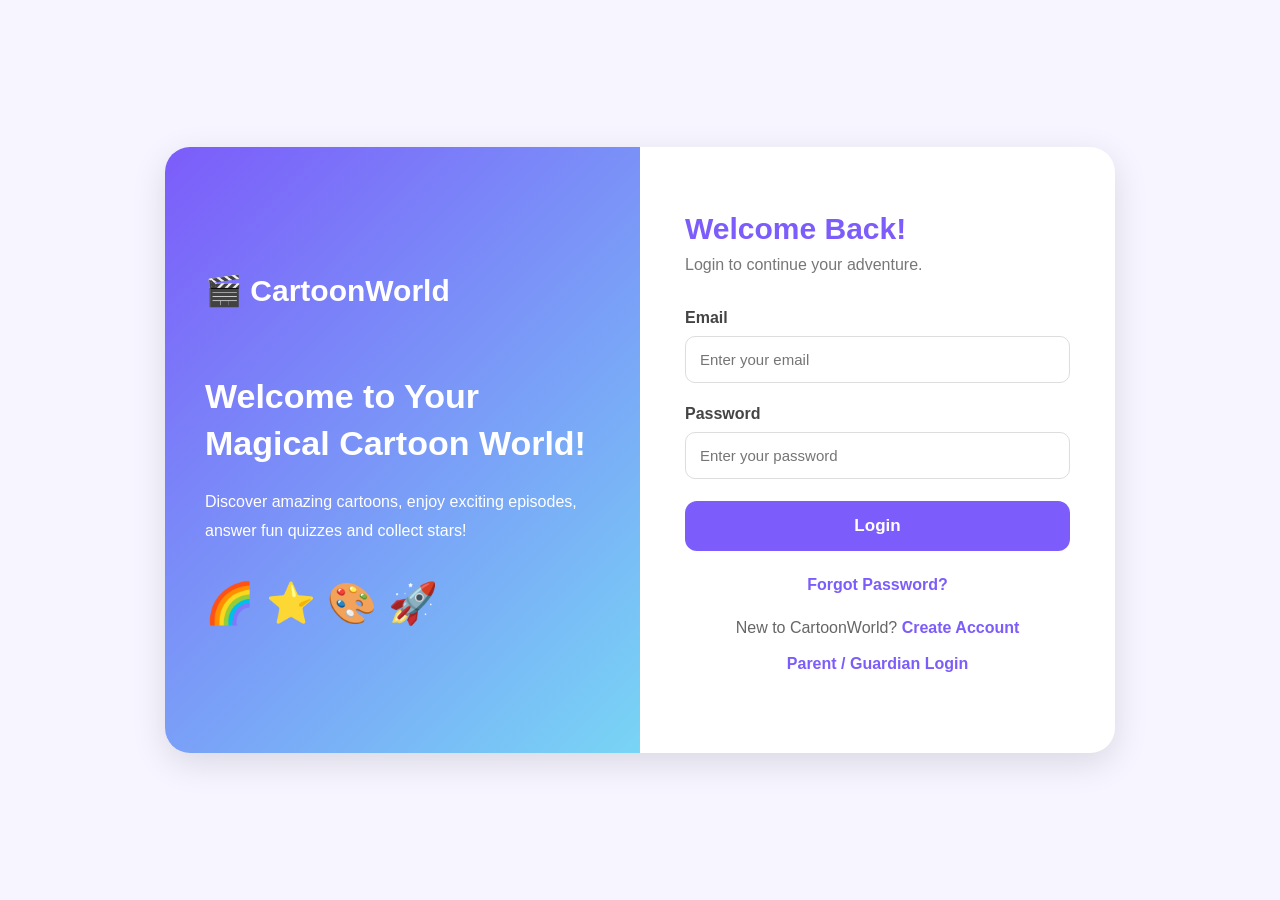
<file: frontend/index.html>
<!DOCTYPE html>
<html lang="en">

<head>
    <meta charset="UTF-8">
    <meta name="viewport" content="width=device-width, initial-scale=1.0">

    <title>CartoonWorld - Login</title>

    <link rel="stylesheet" href="style.css">
</head>

<body>

    <div class="login-container">

        <div class="login-left">

            <h1>🎬 CartoonWorld</h1>

            <h2>Welcome to Your<br>Magical Cartoon World!</h2>

            <p>
                Discover amazing cartoons, enjoy exciting episodes,
                answer fun quizzes and collect stars!
            </p>

            <div class="cartoon-icon">🌈 ⭐ 🎨 🚀</div>

        </div>

        <div class="login-right">

            <h2>Welcome Back!</h2>

            <p class="subtitle">
                Login to continue your adventure.
            </p>

            <form id="loginForm">

                <label for="username">Email</label>

                <input
                    type="email"
                    id="username"
                    placeholder="Enter your email"
                    required
                >

                <label for="password">Password</label>

                <input
                    type="password"
                    id="password"
                    placeholder="Enter your password"
                    required
                >

                <button type="submit">Login</button>

            </form>

            <!-- FORGOT PASSWORD -->
            <p class="register-text">
                <a href="forgot-password.html">Forgot Password?</a>
            </p>

            <!-- REGISTRATION -->
            <p class="register-text">
                New to CartoonWorld?
                <a href="register.html">Create Account</a>
            </p>

            <!-- PARENT LOGIN -->
            <p class="parent-login">
                <a href="#" id="parentLink">
                    Parent / Guardian Login
                </a>
            </p>

            <p id="loginMessage"></p>

        </div>

    </div>

    <script src="script.js"></script>

</body>

</html>
</file>
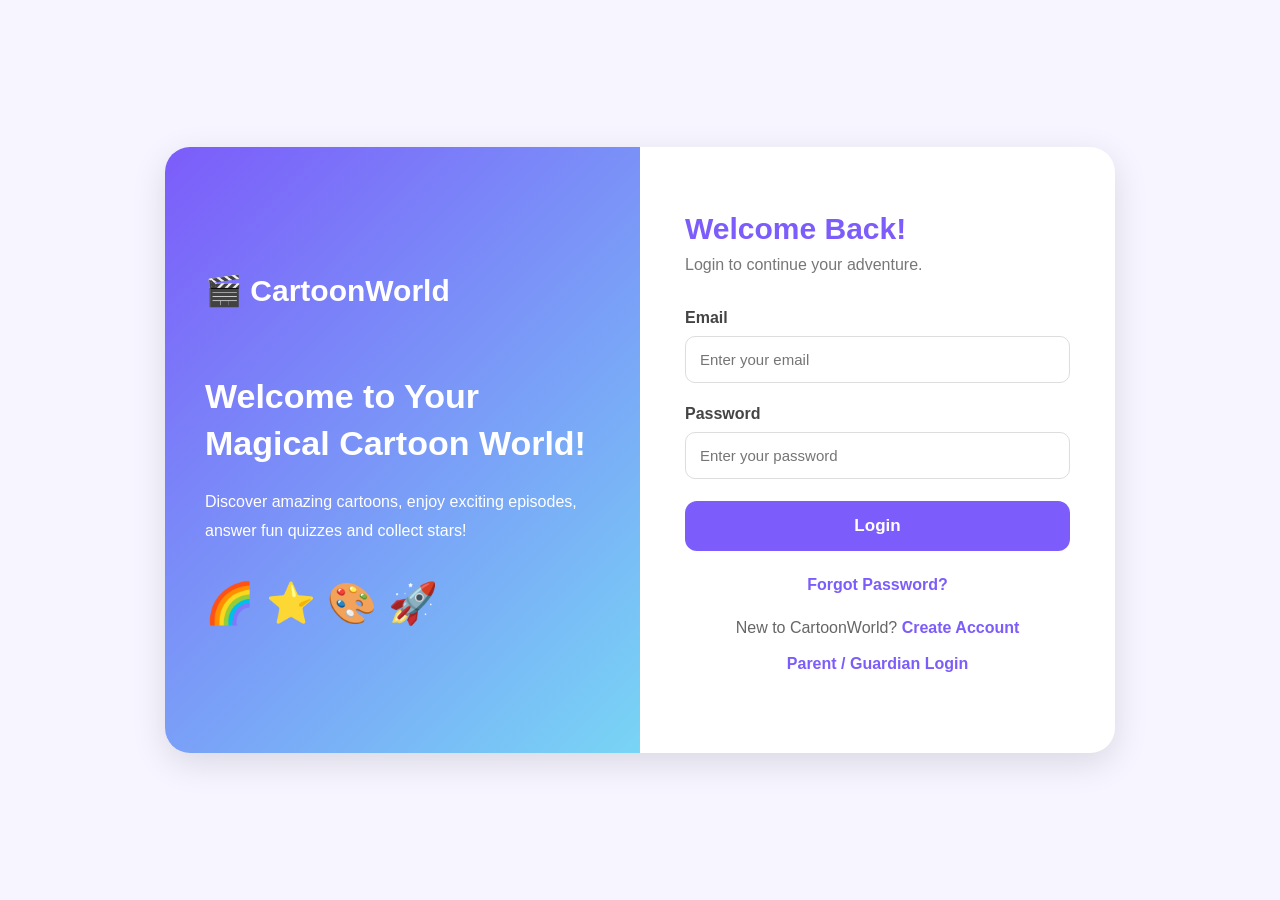
<file: frontend/cartoon-details.html>
<!DOCTYPE html>
<html lang="en">

<head>
    <meta charset="UTF-8">
    <meta name="viewport" content="width=device-width, initial-scale=1.0">

    <title>CartoonWorld - Cartoon Details</title>

    <link rel="stylesheet" href="dashboard.css">
    <link rel="stylesheet" href="cartoon-details.css">

    <style>
        .details-container {
            max-width: 1200px;
            width: 92%;
            margin: 35px auto;
        }

        .details-card {
            display: flex;
            align-items: center;
            gap: 35px;
            padding: 30px;
            background: white;
            border-radius: 18px;
            box-shadow: 0 5px 20px rgba(0, 0, 0, 0.08);
            margin-bottom: 40px;
        }

        .details-poster {
            flex: 0 0 320px;
            height: 320px;
            overflow: hidden;
            border-radius: 15px;
            background: #f1f1f1;
        }

        .details-poster img {
            width: 100%;
            height: 100%;
            object-fit: cover;
            display: block;
        }

        .details-content {
            flex: 1;
        }

        .details-content h2 {
            font-size: 30px;
            margin-bottom: 15px;
        }

        .details-content p {
            line-height: 1.7;
            margin-bottom: 15px;
        }

        .details-information {
            margin: 20px 0;
        }

        .recommendations-section {
            margin-top: 45px;
        }

        .recommendations-section > h2 {
            font-size: 27px;
            margin-bottom: 10px;
        }

        .recommendations-container {
            display: grid;
            grid-template-columns: repeat(auto-fit, minmax(280px, 1fr));
            gap: 25px;
            margin-top: 25px;
        }

        .video-card {
            background: white;
            border-radius: 15px;
            overflow: hidden;
            box-shadow: 0 4px 15px rgba(0, 0, 0, 0.09);
            transition: transform 0.25s ease;
        }

        .video-card:hover {
            transform: translateY(-5px);
        }

        .video-card img {
            width: 100%;
            aspect-ratio: 16 / 9;
            object-fit: cover;
            display: block;
        }

        .video-card-content {
            padding: 16px;
        }

        .video-card-content h3 {
            font-size: 17px;
            margin-bottom: 10px;
            line-height: 1.4;
        }

        .video-card-content p {
            color: #666;
            font-size: 14px;
            margin-bottom: 14px;
        }

        .video-card button,
        .video-card a {
            display: inline-block;
            padding: 10px 15px;
            margin: 4px 5px 4px 0;
            border: none;
            border-radius: 7px;
            background: #2878d0;
            color: white;
            text-decoration: none;
            cursor: pointer;
            font-size: 14px;
        }

        .video-card a {
            background: #e53935;
        }

        .video-player {
            width: 100%;
            aspect-ratio: 16 / 9;
            background: #111;
        }

        .video-player iframe {
            width: 100%;
            height: 100%;
            border: none;
        }

        @media (max-width: 700px) {
            .details-card {
                flex-direction: column;
                align-items: stretch;
                padding: 20px;
            }

            .details-poster {
                flex-basis: auto;
                width: 100%;
                height: 280px;
            }

            .details-content h2 {
                font-size: 24px;
            }
        }
    </style>
</head>

<body>

    <!-- HEADER -->
    <header class="dashboard-header">
        <h1>🎬 CartoonWorld</h1>

        <nav>
            <a href="child-dashboard.html">Dashboard</a>
            <a href="cartoons.html">Cartoons</a>
            <button id="logoutButton" type="button">Logout</button>
        </nav>
    </header>

    <!-- MAIN CONTENT -->
    <main class="details-container">

        <!-- CARTOON INFORMATION -->
        <section class="details-card">

            <div class="details-poster" id="cartoonPoster">
                🎬
            </div>

            <div class="details-content">

                <h2 id="cartoonName">Loading Cartoon...</h2>

                <p id="cartoonDescription">
                    Cartoon description will appear here.
                </p>

                <div class="details-information">

                    <p>
                        <strong>Genre:</strong>
                        <span id="cartoonGenre">Not available</span>
                    </p>

                    <p>
                        <strong>Main Characters:</strong>
                        <span id="cartoonCharacters">Not available</span>
                    </p>

                    <p>
                        <strong>Release Information:</strong>
                        <span id="cartoonRelease">Not available</span>
                    </p>

                </div>

                <button
                    type="button"
                    onclick="window.location.href='cartoons.html'">
                    ← Back to Cartoons
                </button>

            </div>

        </section>

        <!-- YOUTUBE RECOMMENDATIONS -->
        <section class="recommendations-section">

            <h2>🎬 Recommended YouTube Videos</h2>

            <p>Watch your favourite cartoon videos!</p>

            <div
                class="recommendations-container"
                id="recommendationsContainer">

                <p>Loading recommendations...</p>

            </div>

        </section>

    </main>

    <!-- JAVASCRIPT FILES -->
    <script src="dashboard.js"></script>
    <script src="cartoon-details.js"></script>

</body>
</html>
</file>
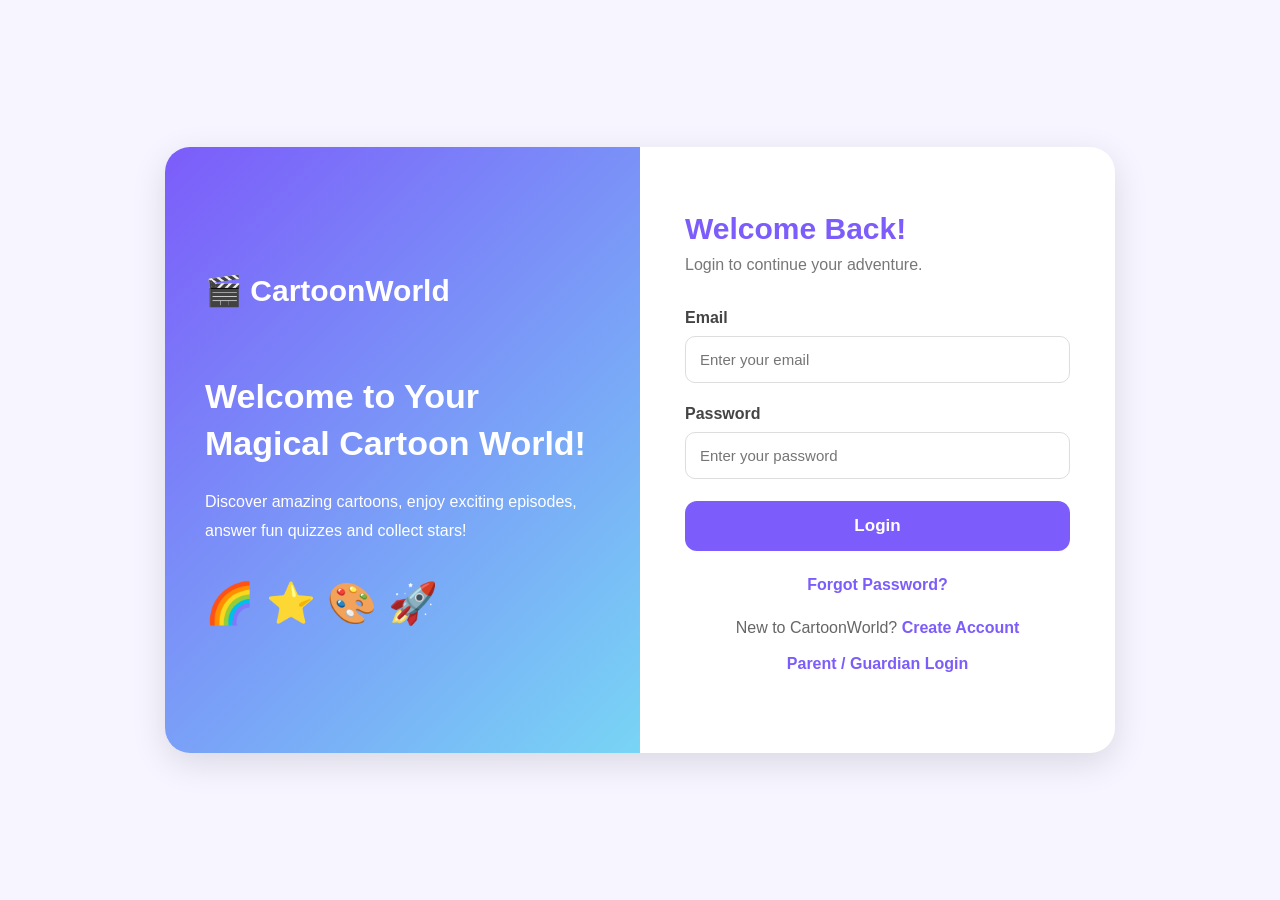
<file: frontend/cartoons.html>
<!DOCTYPE html>
<html lang="en">

<head>
    <meta charset="UTF-8">
    <meta name="viewport" content="width=device-width, initial-scale=1.0">

    <title>CartoonWorld - Explore Cartoons</title>

    <link rel="stylesheet" href="dashboard.css">

    <style>
        .cartoon-search {
            max-width: 500px;
            margin: 25px auto 35px;
        }

        .cartoon-search input {
            width: 100%;
            padding: 14px 18px;
            border: 2px solid #d9d0ff;
            border-radius: 25px;
            font-size: 16px;
            outline: none;
        }

        .cartoon-search input:focus {
            border-color: #7655df;
        }

        .dashboard-cards {
            display: grid;
            grid-template-columns: repeat(3, minmax(0, 1fr));
            gap: 25px;
        }

        .dashboard-card {
            overflow: hidden;
            padding: 0;
            border-radius: 16px;
            background: white;
            box-shadow: 0 5px 18px rgba(0, 0, 0, 0.09);
            transition: transform 0.3s ease;
        }

        .dashboard-card:hover {
            transform: translateY(-7px);
        }

        .cartoon-image {
            width: 100%;
            height: 430px;
            object-fit: cover;
            display: block;
        }

        .cartoon-card-content {
            padding: 20px;
        }

        .cartoon-card-content h3 {
            color: #30206b;
            margin-bottom: 10px;
        }

        .cartoon-card-content p {
            color: #666;
            margin-bottom: 18px;
            line-height: 1.5;
        }

        .cartoon-card-content button {
            width: 100%;
            padding: 12px;
            border: none;
            border-radius: 8px;
            font-size: 15px;
            font-weight: bold;
            cursor: pointer;
            margin-top: 8px;
        }

        .watch-button {
            background: #7655df;
            color: white;
        }

        .watch-button:hover {
            background: #5635bf;
        }

        .favorite-button {
            background: #fff0f2;
            color: #e63950;
            border: 1px solid #ffc4cc !important;
        }

        .favorite-button:hover {
            background: #ffe0e5;
        }

        .favorite-button.saved {
            background: #e63950;
            color: white;
        }

        .favorite-message {
            text-align: center;
            margin-top: 8px;
            font-size: 13px;
            min-height: 18px;
        }

        @media (max-width: 850px) {
            .dashboard-cards {
                grid-template-columns: repeat(2, minmax(0, 1fr));
            }
        }

        @media (max-width: 550px) {
            .dashboard-cards {
                grid-template-columns: 1fr;
            }
        }
    </style>

</head>

<body>

    <header class="dashboard-header">

        <h1>🎬 CartoonWorld</h1>

        <nav>
            <a href="child-dashboard.html">Dashboard</a>
            <a href="cartoons.html">Cartoons</a>
            <a href="favorites.html">❤️ My Favorites</a>
            <button id="logoutButton" type="button">Logout</button>
        </nav>

    </header>

    <main class="dashboard-container">

        <section class="welcome-section">
            <h2>Explore Your Favourite Cartoons! 🎉</h2>
            <p>Discover amazing cartoon shows and enjoy watching!</p>
        </section>

        <div class="cartoon-search">
            <input
                type="text"
                id="cartoonSearch"
                placeholder="🔍 Search your favourite cartoon..."
            >
        </div>

        <section class="dashboard-cards" id="cartoonCards">

            <!-- TOM AND JERRY -->
            <div class="dashboard-card" data-name="tom and jerry">
                <img src="images/tom.jpg" alt="Tom and Jerry" class="cartoon-image">

                <div class="cartoon-card-content">
                    <h3>Tom and Jerry</h3>
                    <p>A funny adventure between a cat and a mouse.</p>

                    <button class="watch-button" onclick="openCartoon('tom')">
                        Watch Now ▶
                    </button>

                    <button class="favorite-button" data-cartoon="tom">
                        🤍 Add to Favorites
                    </button>

                    <div class="favorite-message"></div>
                </div>
            </div>

            <!-- DORAEMON -->
            <div class="dashboard-card" data-name="doraemon">
                <img src="images/doraemon.jpg" alt="Doraemon" class="cartoon-image">

                <div class="cartoon-card-content">
                    <h3>Doraemon</h3>
                    <p>Explore exciting adventures with a robotic cat.</p>

                    <button class="watch-button" onclick="openCartoon('doraemon')">
                        Watch Now ▶
                    </button>

                    <button class="favorite-button" data-cartoon="doraemon">
                        🤍 Add to Favorites
                    </button>

                    <div class="favorite-message"></div>
                </div>
            </div>

            <!-- SHINCHAN -->
            <div class="dashboard-card" data-name="shinchan">
                <img src="images/shinchan.jpg" alt="Shinchan" class="cartoon-image">

                <div class="cartoon-card-content">
                    <h3>Shinchan</h3>
                    <p>Enjoy funny moments and everyday adventures.</p>

                    <button class="watch-button" onclick="openCartoon('shinchan')">
                        Watch Now ▶
                    </button>

                    <button class="favorite-button" data-cartoon="shinchan">
                        🤍 Add to Favorites
                    </button>

                    <div class="favorite-message"></div>
                </div>
            </div>

            <!-- KUNG FU PANDA -->
            <div class="dashboard-card" data-name="kung fu panda">
                <img src="images/kungfu-panda.jpg" alt="Kung Fu Panda" class="cartoon-image">

                <div class="cartoon-card-content">
                    <h3>Kung Fu Panda</h3>
                    <p>Discover an adventure about courage and friendship.</p>

                    <button class="watch-button" onclick="openCartoon('kungfu')">
                        Watch Now ▶
                    </button>

                    <button class="favorite-button" data-cartoon="kungfu">
                        🤍 Add to Favorites
                    </button>

                    <div class="favorite-message"></div>
                </div>
            </div>

            <!-- SPONGEBOB -->
            <div class="dashboard-card" data-name="spongebob squarepants">
                <img src="images/spongebob.jpg" alt="SpongeBob SquarePants" class="cartoon-image">

                <div class="cartoon-card-content">
                    <h3>SpongeBob SquarePants</h3>
                    <p>Enjoy underwater adventures with SpongeBob.</p>

                    <button class="watch-button" onclick="openCartoon('spongebob')">
                        Watch Now ▶
                    </button>

                    <button class="favorite-button" data-cartoon="spongebob">
                        🤍 Add to Favorites
                    </button>

                    <div class="favorite-message"></div>
                </div>
            </div>

            <!-- DRAGON BALL -->
            <div class="dashboard-card" data-name="dragon ball">
                <img src="images/dragonball.jpg" alt="Dragon Ball" class="cartoon-image">

                <div class="cartoon-card-content">
                    <h3>Dragon Ball</h3>
                    <p>Explore exciting adventures and powerful heroes.</p>

                    <button class="watch-button" onclick="openCartoon('dragonball')">
                        Watch Now ▶
                    </button>

                    <button class="favorite-button" data-cartoon="dragonball">
                        🤍 Add to Favorites
                    </button>

                    <div class="favorite-message"></div>
                </div>
            </div>

        </section>

        <p id="noResults" style="display:none; text-align:center; margin:25px;">
            No cartoons found.
        </p>

    </main>

    <script src="dashboard.js"></script>

    <script>

        // OPEN CARTOON DETAILS
        function openCartoon(cartoonId) {
            window.location.href = "cartoon-details.html?id=" + cartoonId;
        }

        // SEARCH CARTOONS
        const searchInput = document.getElementById("cartoonSearch");
        const cartoonCards = document.querySelectorAll(".dashboard-card");
        const noResults = document.getElementById("noResults");

        searchInput.addEventListener("input", function () {

            const searchValue = searchInput.value.toLowerCase().trim();
            let visibleCount = 0;

            cartoonCards.forEach(function (card) {

                const cartoonName = card.dataset.name;

                if (cartoonName.includes(searchValue)) {
                    card.style.display = "";
                    visibleCount++;
                } else {
                    card.style.display = "none";
                }

            });

            noResults.style.display = visibleCount === 0 ? "block" : "none";

        });

        // GET LOGGED-IN USER ID
        const userId = sessionStorage.getItem("userId");

        // LOAD EXISTING FAVORITES
        async function loadFavorites() {

            if (!userId) {
                alert("Please login first.");
                window.location.href = "index.html";
                return;
            }

            try {

                const response = await fetch(
                    `http://127.0.0.1:5000/api/favorites/${userId}`
                );

                const data = await response.json();

                if (!response.ok) {
                    throw new Error(data.message || "Could not load favorites.");
                }

                document.querySelectorAll(".favorite-button").forEach(function (button) {

                    const cartoonId = button.dataset.cartoon;
                    const message = button.nextElementSibling;

                    if (data.favorites.includes(cartoonId)) {

                        button.classList.add("saved");
                        button.innerText = "❤️ Added to Favorites";
                        message.innerText = "Already saved";

                    }

                });

            } catch (error) {
                console.error("Favorites loading error:", error);
            }

        }

        // ADD CARTOON TO FAVORITES
        document.querySelectorAll(".favorite-button").forEach(function (button) {

            button.addEventListener("click", async function () {

                const cartoonId = button.dataset.cartoon;
                const message = button.nextElementSibling;

                if (!userId) {
                    alert("Please login to save favorites.");
                    window.location.href = "index.html";
                    return;
                }

                if (button.classList.contains("saved")) {
                    message.innerText = "This cartoon is already saved!";
                    return;
                }

                button.disabled = true;
                message.innerText = "Saving...";

                try {

                    const response = await fetch(
                        "http://127.0.0.1:5000/api/favorites",
                        {
                            method: "POST",
                            headers: {
                                "Content-Type": "application/json"
                            },
                            body: JSON.stringify({
                                userId: Number(userId),
                                cartoonId: cartoonId
                            })
                        }
                    );

                    const data = await response.json();

                    if (response.ok || data.message === "Cartoon is already in your favorites") {

                        button.classList.add("saved");
                        button.innerText = "❤️ Added to Favorites";
                        message.innerText = data.message;

                    } else {

                        message.innerText = data.message || "Could not save favorite.";

                    }

                } catch (error) {

                    console.error("Favorite error:", error);
                    message.innerText = "Could not connect to the backend.";

                } finally {

                    button.disabled = false;

                }

            });

        });

        // LOAD FAVORITES WHEN PAGE OPENS
        loadFavorites();

    </script>

</body>
</html>
</file>
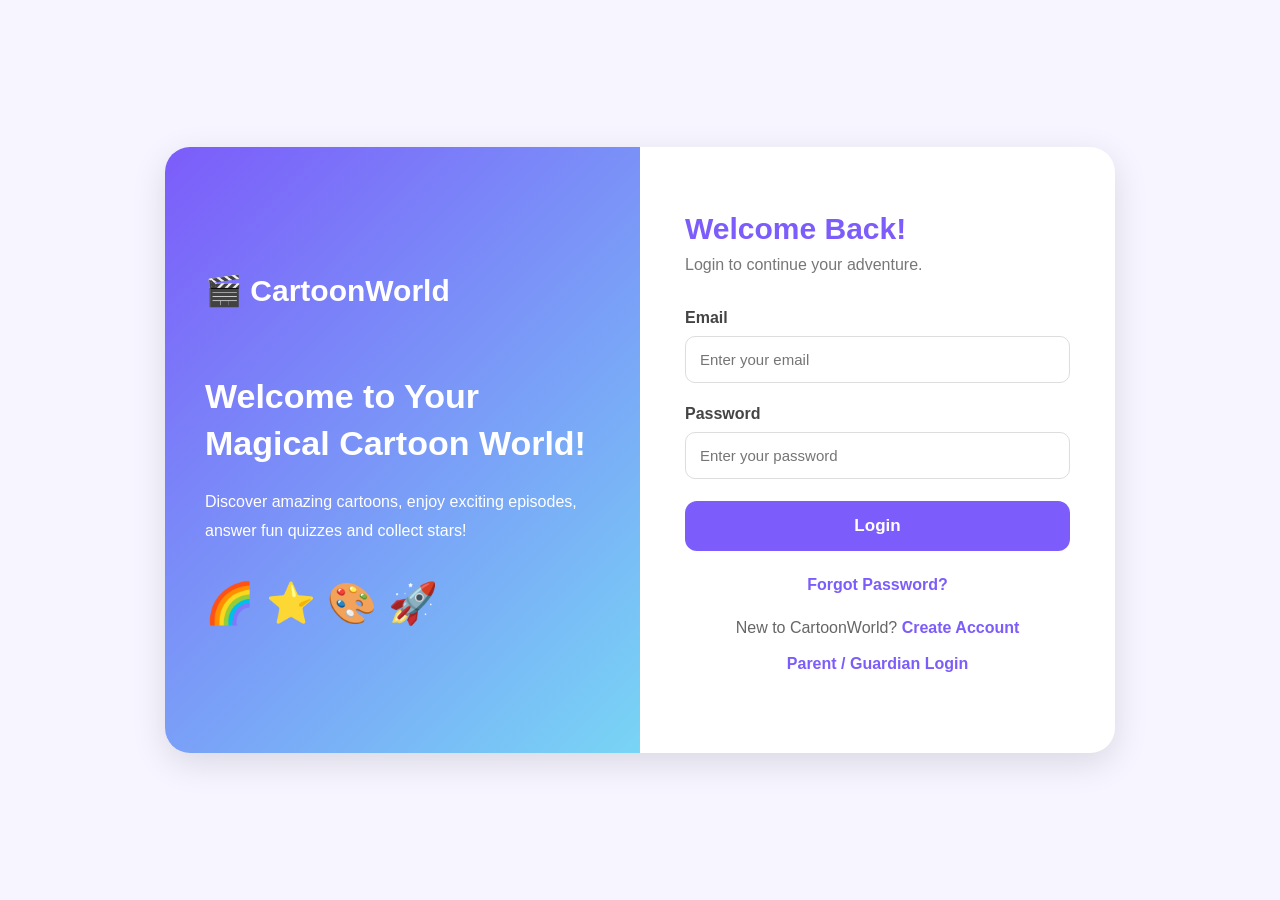
<file: frontend/child-dashboard.html>
<!DOCTYPE html>
<html lang="en">

<head>
    <meta charset="UTF-8">
    <meta name="viewport" content="width=device-width, initial-scale=1.0">

    <title>CartoonWorld - Child Dashboard</title>

    <link rel="stylesheet" href="dashboard.css">
</head>

<body>

    <!-- HEADER -->
    <header class="dashboard-header">

        <h1>🎬 CartoonWorld</h1>

        <nav>
            <a href="#home">Home</a>
            <a href="cartoons.html">Cartoons</a>
            <a href="#learning">Learning</a>

            <button id="logoutButton" type="button">
                Logout
            </button>
        </nav>

    </header>

    <!-- MAIN DASHBOARD -->
    <main class="dashboard-container" id="home">

        <!-- WELCOME SECTION -->
        <section class="welcome-section">

            <h2 id="welcomeTitle">
                Welcome to CartoonWorld! 🌈
            </h2>

            <p>
                Explore cartoons, learn new things and have fun!
            </p>

        </section>

        <!-- DASHBOARD CARDS -->
        <section class="dashboard-cards">

            <!-- EXPLORE CARTOONS -->
            <div class="dashboard-card" id="cartoons">

                <div class="card-icon">🎥</div>

                <h3>Explore Cartoons</h3>

                <p>
                    Discover your favourite cartoon shows.
                </p>

                <button type="button"
                    onclick="window.location.href='cartoons.html'">
                    Explore Now
                </button>

            </div>

            <!-- LEARNING ZONE -->
            <div class="dashboard-card" id="learning">

                <div class="card-icon">📚</div>

                <h3>Learning Zone</h3>

                <p>
                    Learn interesting things through fun activities.
                </p>

                <button type="button">
                    Start Learning
                </button>

            </div>

            <!-- FAVOURITES -->
            <div class="dashboard-card">

                <div class="card-icon">⭐</div>

                <h3>My Favourites</h3>

                <p>
                    Find the cartoons you love the most.
                </p>

                <button type="button">
                    View Favourites
                </button>

            </div>

        </section>

    </main>

    <!-- JAVASCRIPT -->
    <script src="dashboard.js"></script>

</body>
</html>
</file>
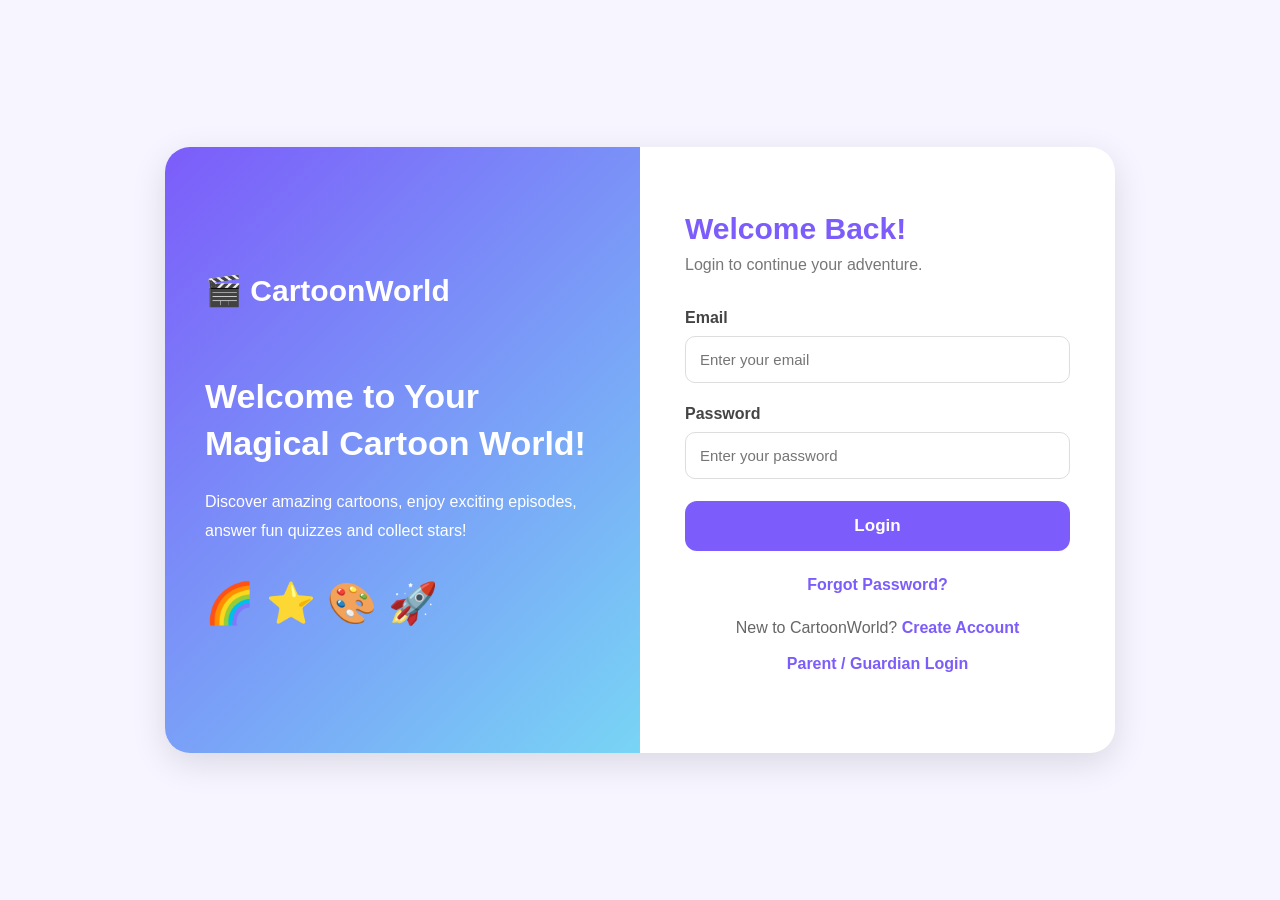
<file: frontend/favorites.html>
<!DOCTYPE html>
<html lang="en">

<head>
    <meta charset="UTF-8">
    <meta name="viewport" content="width=device-width, initial-scale=1.0">

    <title>CartoonWorld - My Favorites</title>

    <link rel="stylesheet" href="dashboard.css">
    <link rel="stylesheet" href="favorites.css">
</head>

<body>

    <header class="dashboard-header">

        <h1>🎬 CartoonWorld</h1>

        <nav>
            <a href="child-dashboard.html">Dashboard</a>
            <a href="cartoons.html">Cartoons</a>
            <a href="favorites.html">❤️ My Favorites</a>
            <button id="logoutButton" type="button">Logout</button>
        </nav>

    </header>

    <main class="dashboard-container">

        <section class="welcome-section">
            <h2>❤️ My Favorite Cartoons</h2>
            <p>All your saved cartoons in one place!</p>
        </section>

        <section id="favoritesContainer" class="favorites-container">

            <p id="loadingMessage">Loading your favorites...</p>

        </section>

        <p id="emptyMessage" class="empty-message" style="display:none;">
            You haven't added any favorite cartoons yet.
            <br><br>
            <a href="cartoons.html">Explore Cartoons</a>
        </p>

    </main>

    <script src="dashboard.js"></script>
    <script src="favorites.js"></script>

</body>
</html>
</file>
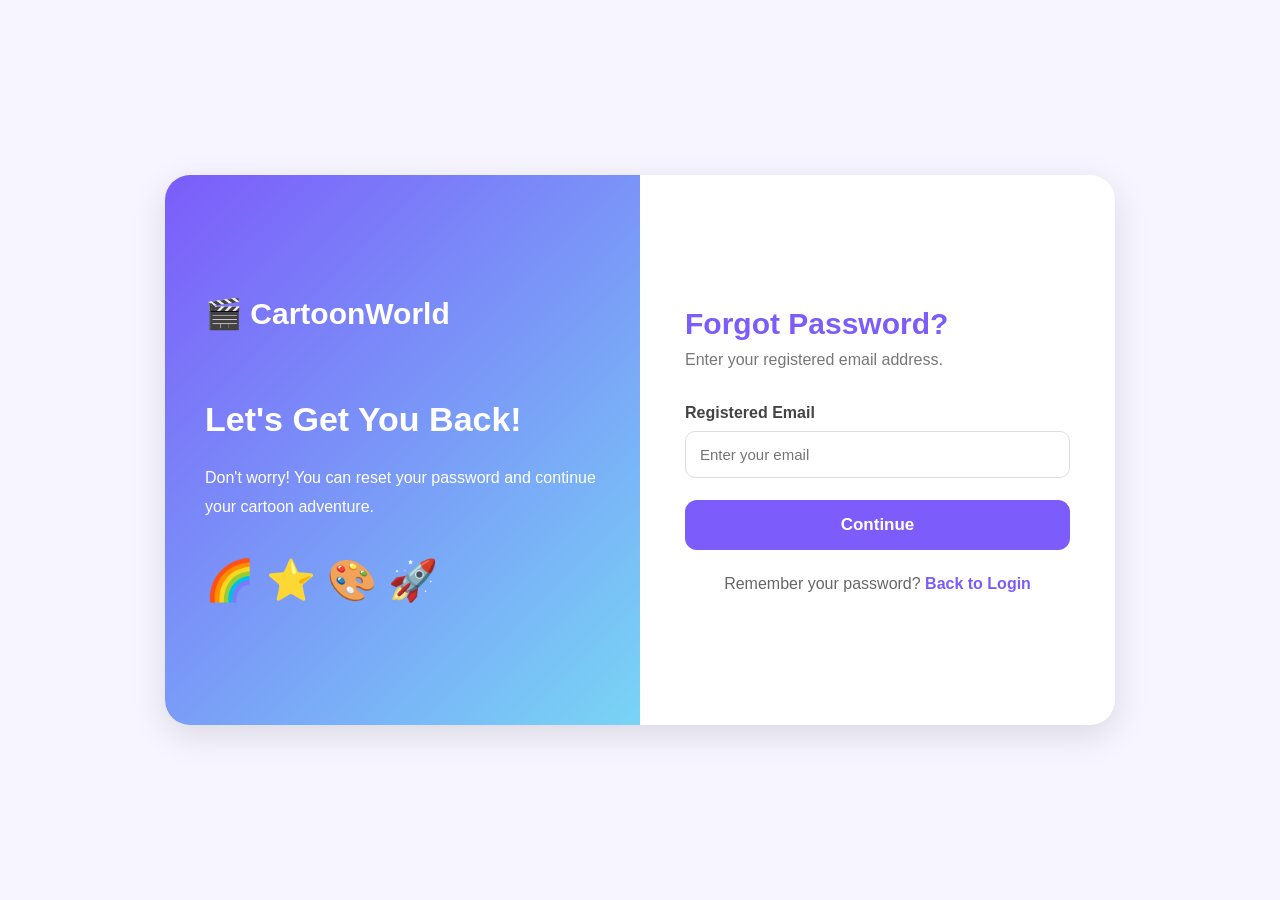
<file: frontend/forgot-password.html>
<!DOCTYPE html>
<html lang="en">
<head>
    <meta charset="UTF-8">
    <meta name="viewport" content="width=device-width, initial-scale=1.0">
    <title>CartoonWorld - Forgot Password</title>
    <link rel="stylesheet" href="style.css">
</head>
<body>

    <div class="login-container">
        <div class="login-left">
            <h1>🎬 CartoonWorld</h1>
            <h2>Let's Get You Back!</h2>
            <p>Don't worry! You can reset your password and continue your cartoon adventure.</p>
            <div class="cartoon-icon">🌈 ⭐ 🎨 🚀</div>
        </div>

        <div class="login-right">
            <h2>Forgot Password?</h2>
            <p class="subtitle">Enter your registered email address.</p>

            <form id="forgotPasswordForm">
                <label for="email">Registered Email</label>
                <input
                    type="email"
                    id="email"
                    name="email"
                    placeholder="Enter your email"
                    required
                >

                <button type="submit" id="continueButton">
                    Continue
                </button>
            </form>

            <p id="forgotMessage"></p>

            <p class="register-text">
                Remember your password?
                <a href="index.html">Back to Login</a>
            </p>
        </div>
    </div>

    <script src="forgot-password.js"></script>
</body>
</html>
</file>
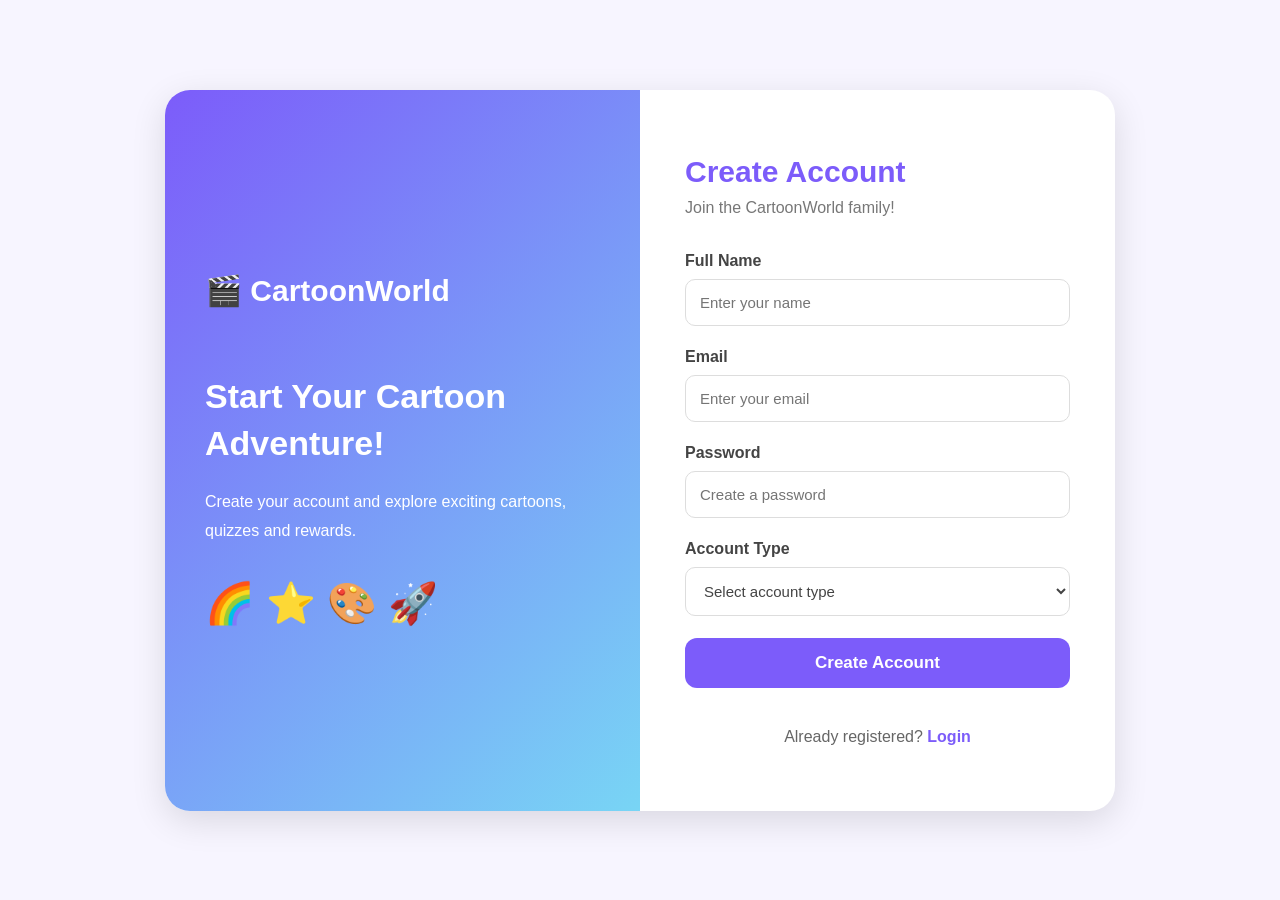
<file: frontend/register.html>
<!DOCTYPE html>
<html lang="en">

<head>
    <meta charset="UTF-8">
    <meta name="viewport" content="width=device-width, initial-scale=1.0">

    <title>CartoonWorld - Register</title>

    <link rel="stylesheet" href="style.css">
</head>

<body>

    <div class="login-container">

        <div class="login-left">
            <h1>🎬 CartoonWorld</h1>

            <h2>Start Your Cartoon Adventure!</h2>

            <p>
                Create your account and explore exciting cartoons,
                quizzes and rewards.
            </p>

            <div class="cartoon-icon">🌈 ⭐ 🎨 🚀</div>
        </div>

        <div class="login-right">

            <h2>Create Account</h2>

            <p class="subtitle">
                Join the CartoonWorld family!
            </p>

            <form id="registerForm" novalidate>

                <label for="name">Full Name</label>
                <input
                    type="text"
                    id="name"
                    placeholder="Enter your name"
                    required
                >

                <label for="email">Email</label>
                <input
                    type="email"
                    id="email"
                    placeholder="Enter your email"
                    required
                >

                <label for="password">Password</label>
                <input
                    type="password"
                    id="password"
                    placeholder="Create a password"
                    required
                >

                <label for="role">Account Type</label>

                <select id="role" required>
                    <option value="">Select account type</option>
                    <option value="child">Child</option>
                    <option value="parent">Parent / Guardian</option>
                </select>

                <button type="submit" id="registerButton">
                    Create Account
                </button>

            </form>

            <p id="registerMessage" role="status" aria-live="polite"></p>

            <p class="register-text">
                Already registered?
                <a href="index.html">Login</a>
            </p>

        </div>

    </div>

    <script src="register.js"></script>

</body>
</html>
</file>
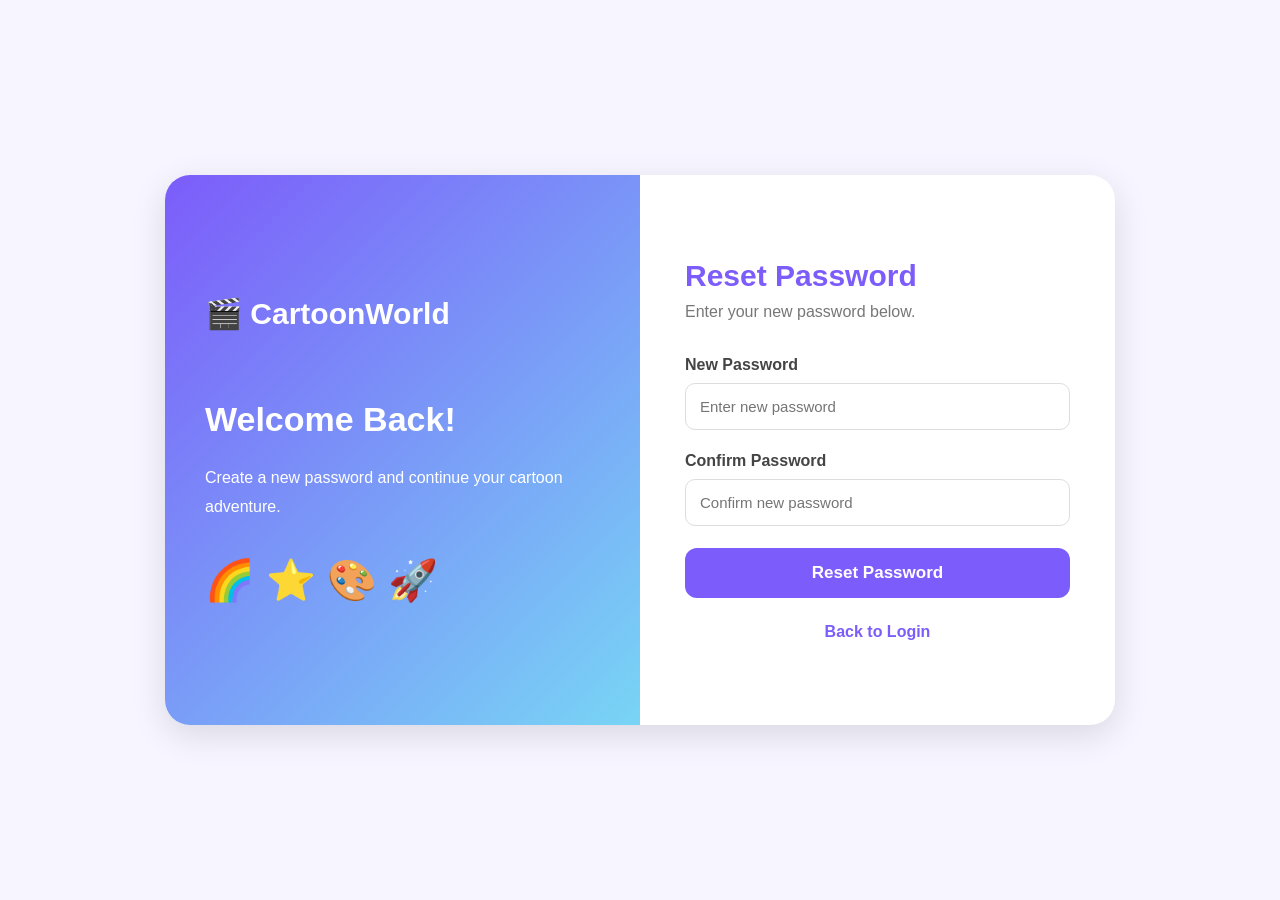
<file: frontend/reset-password.html>
<!DOCTYPE html>
<html lang="en">

<head>
    <meta charset="UTF-8">
    <meta name="viewport" content="width=device-width, initial-scale=1.0">
    <title>CartoonWorld - Reset Password</title>
    <link rel="stylesheet" href="style.css">
</head>

<body>

    <div class="login-container">

        <div class="login-left">
            <h1>🎬 CartoonWorld</h1>
            <h2>Welcome Back!</h2>
            <p>Create a new password and continue your cartoon adventure.</p>
            <div class="cartoon-icon">🌈 ⭐ 🎨 🚀</div>
        </div>

        <div class="login-right">
            <h2>Reset Password</h2>
            <p class="subtitle">Enter your new password below.</p>

            <form id="resetPasswordForm">

                <label for="newPassword">New Password</label>
                <input
                    type="password"
                    id="newPassword"
                    placeholder="Enter new password"
                    required
                >

                <label for="confirmPassword">Confirm Password</label>
                <input
                    type="password"
                    id="confirmPassword"
                    placeholder="Confirm new password"
                    required
                >

                <button type="submit">
                    Reset Password
                </button>

            </form>

            <p id="resetMessage"></p>

            <p class="register-text">
                <a href="index.html">Back to Login</a>
            </p>
        </div>

    </div>

    <script src="reset-password.js"></script>

</body>
</html>
</file>
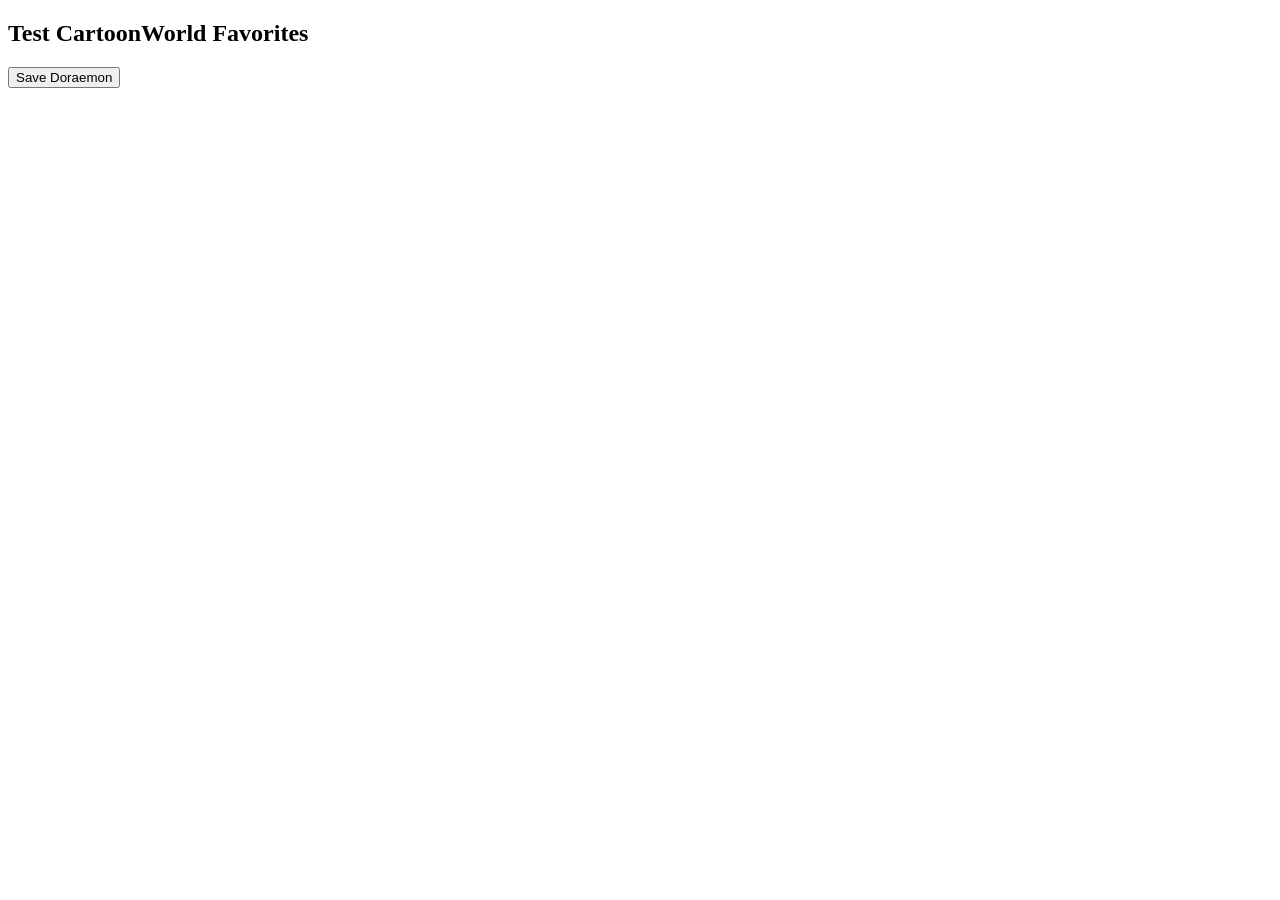
<file: frontend/test-favorites.html>
<!DOCTYPE html>
<html lang="en">
<head>
    <meta charset="UTF-8">
    <title>Test Favorites</title>
</head>
<body>
    <h2>Test CartoonWorld Favorites</h2>

    <button id="saveButton">Save Doraemon</button>

    <p id="result"></p>

    <script>
        document.getElementById("saveButton").addEventListener("click", async function () {
            try {
                const response = await fetch("http://127.0.0.1:5000/api/favorites", {
                    method: "POST",
                    headers: {
                        "Content-Type": "application/json"
                    },
                    body: JSON.stringify({
                        userId: 1,
                        cartoonId: "doraemon"
                    })
                });

                const data = await response.json();

                document.getElementById("result").textContent =
                    JSON.stringify(data);

            } catch (error) {
                document.getElementById("result").textContent =
                    "Error: " + error.message;
            }
        });
    </script>
</body>
</html>
</file>
<file: frontend/style.css>
* {
    margin: 0;
    padding: 0;
    box-sizing: border-box;
}

body {
    font-family: Arial, sans-serif;
    background: #F7F5FF;
    min-height: 100vh;
    display: flex;
    justify-content: center;
    align-items: center;
    padding: 25px;
}

/* MAIN CONTAINER */

.login-container {
    width: 950px;
    min-height: 550px;
    display: flex;
    background: white;
    border-radius: 25px;
    overflow: hidden;
    box-shadow: 0 10px 35px rgba(0, 0, 0, 0.12);
}

/* LEFT SECTION */

.login-left {
    width: 50%;
    background: linear-gradient(135deg, #7C5CFA, #78D5F5);
    color: white;
    padding: 65px 40px;
    display: flex;
    flex-direction: column;
    justify-content: center;
}

.login-left h1 {
    font-size: 30px;
    margin-bottom: 65px;
}

.login-left h2 {
    font-size: 34px;
    line-height: 1.4;
    margin-bottom: 20px;
}

.login-left p {
    font-size: 16px;
    line-height: 1.8;
}

.cartoon-icon {
    font-size: 40px;
    margin-top: 35px;
}

/* RIGHT SECTION */

.login-right {
    width: 50%;
    padding: 65px 45px;
    display: flex;
    flex-direction: column;
    justify-content: center;
}

.login-right h2 {
    color: #7C5CFA;
    font-size: 30px;
    margin-bottom: 10px;
}

.subtitle {
    color: #777;
    margin-bottom: 35px;
}

/* FORM */

form {
    display: flex;
    flex-direction: column;
}

label {
    font-weight: bold;
    color: #444;
    margin-bottom: 9px;
}

input {
    padding: 14px;
    border: 1px solid #ddd;
    border-radius: 10px;
    margin-bottom: 22px;
    outline: none;
    font-size: 15px;
}

input:focus {
    border-color: #7C5CFA;
}

/* BUTTON */

button {
    background: #7C5CFA;
    color: white;
    padding: 15px;
    border: none;
    border-radius: 12px;
    font-size: 17px;
    font-weight: bold;
    cursor: pointer;
    transition: 0.3s;
}

button:hover {
    background: #6240e8;
}

/* LINKS */

.register-text {
    text-align: center;
    margin-top: 25px;
    color: #666;
}

.parent-login {
    text-align: center;
    margin-top: 18px;
}

a {
    color: #7C5CFA;
    text-decoration: none;
    font-weight: bold;
}

a:hover {
    text-decoration: underline;
}

#loginMessage {
    margin-top: 15px;
    text-align: center;
}

/* MOBILE RESPONSIVE */

@media (max-width: 700px) {
    .login-container {
        flex-direction: column;
        width: 100%;
    }

    .login-left,
    .login-right {
        width: 100%;
        padding: 35px 25px;
    }

    .login-left h1 {
        margin-bottom: 25px;
    }

    .login-left h2 {
        font-size: 27px;
    }
}

/* REGISTRATION PAGE */

.login-right select {
    padding: 14px;
    border: 1px solid #ddd;
    border-radius: 10px;
    margin-bottom: 22px;
    font-size: 15px;
    background: white;
    color: #444;
    outline: none;
    cursor: pointer;
}

.login-right select:focus {
    border-color: #7C5CFA;
}

#registerMessage {
    margin-top: 15px;
    text-align: center;
}
</file>
<file: frontend/dashboard.css>
* {
    margin: 0;
    padding: 0;
    box-sizing: border-box;
}

body {
    font-family: Arial, sans-serif;
    background: #F7F5FF;
    color: #333;
    min-height: 100vh;
}

/* HEADER */

.dashboard-header {
    background: white;
    padding: 20px 5%;
    display: flex;
    justify-content: space-between;
    align-items: center;
    box-shadow: 0 3px 12px rgba(0, 0, 0, 0.08);
}

.dashboard-header h1 {
    color: #7655E8;
    font-size: 27px;
}

.dashboard-header nav {
    display: flex;
    align-items: center;
    gap: 25px;
}

.dashboard-header nav a {
    text-decoration: none;
    color: #444;
    font-weight: bold;
}

.dashboard-header nav a:hover {
    color: #7655E8;
}

.dashboard-header nav button {
    background: #7655E8;
    color: white;
    border: none;
    padding: 11px 22px;
    border-radius: 8px;
    cursor: pointer;
}

/* MAIN CONTAINER */

.dashboard-container {
    max-width: 1200px;
    margin: auto;
    padding: 45px 25px;
}

/* WELCOME SECTION */

.welcome-section {
    background: linear-gradient(120deg, #7655E8, #A88BFF);
    color: white;
    padding: 55px 40px;
    border-radius: 18px;
    margin-bottom: 40px;
}

.welcome-section h2 {
    font-size: 32px;
    margin-bottom: 12px;
}

.welcome-section p {
    font-size: 17px;
}

/* DASHBOARD CARDS */

.dashboard-cards {
    display: grid;
    grid-template-columns: repeat(3, 1fr);
    gap: 25px;
}

.dashboard-card {
    background: white;
    padding: 30px 25px;
    border-radius: 16px;
    text-align: center;
    box-shadow: 0 5px 18px rgba(0, 0, 0, 0.06);
    transition: transform 0.3s;
}

.dashboard-card:hover {
    transform: translateY(-6px);
}

.card-icon {
    font-size: 55px;
    margin-bottom: 18px;
}

.dashboard-card h3 {
    color: #7655E8;
    margin-bottom: 12px;
}

.dashboard-card p {
    color: #666;
    line-height: 1.6;
    margin-bottom: 22px;
}

.dashboard-card button {
    background: #7655E8;
    color: white;
    border: none;
    padding: 12px 24px;
    border-radius: 8px;
    cursor: pointer;
}

/* MOBILE RESPONSIVE */

@media (max-width: 768px) {

    .dashboard-header {
        flex-direction: column;
        gap: 20px;
    }

    .dashboard-header nav {
        flex-wrap: wrap;
        justify-content: center;
        gap: 15px;
    }

    .dashboard-cards {
        grid-template-columns: 1fr;
    }

    .welcome-section h2 {
        font-size: 25px;
    }
}
</file>
<file: frontend/cartoon-details.css>
/* =====================================
   CARTOON DETAILS PAGE
===================================== */

.details-container {
    max-width: 1200px;
    width: 92%;
    margin: 40px auto;
    padding: 15px;
}

/* =====================================
   CARTOON DETAILS CARD
===================================== */

.details-card {
    background: white;
    display: grid;
    grid-template-columns: 350px 1fr;
    gap: 35px;
    padding: 35px;
    border-radius: 20px;
    box-shadow: 0 5px 25px rgba(0, 0, 0, 0.08);
    align-items: center;
}

/* =====================================
   CARTOON POSTER
===================================== */

.details-poster {
    width: 100%;
    height: 350px;
    border-radius: 16px;
    overflow: hidden;
    background: #f1edff;
    display: flex;
    justify-content: center;
    align-items: center;
}

.details-poster img,
.cartoon-poster-image {
    width: 100%;
    height: 100%;
    object-fit: cover;
    display: block;
    transition: transform 0.4s ease;
}

.details-poster:hover img {
    transform: scale(1.04);
}

/* =====================================
   CARTOON INFORMATION
===================================== */

.details-content {
    padding: 15px 0;
}

.details-content h2 {
    color: #7655E8;
    font-size: 32px;
    margin-bottom: 18px;
}

.details-content > p {
    color: #666;
    line-height: 1.8;
    margin-bottom: 20px;
    font-size: 16px;
}

.details-information {
    background: #F7F5FF;
    padding: 22px;
    border-radius: 14px;
    margin-bottom: 25px;
}

.details-information p {
    margin-bottom: 15px;
    color: #444;
    line-height: 1.7;
}

.details-information p:last-child {
    margin-bottom: 0;
}

/* =====================================
   BACK BUTTON
===================================== */

.details-content button {
    background: linear-gradient(135deg, #7655E8, #9679F5);
    color: white;
    border: none;
    padding: 13px 25px;
    border-radius: 9px;
    cursor: pointer;
    font-size: 15px;
    font-weight: 600;
    transition: 0.3s ease;
}

.details-content button:hover {
    background: #6241D0;
    transform: translateY(-2px);
}

/* =====================================
   YOUTUBE VIDEO SECTION
===================================== */

.recommendations-section {
    margin-top: 45px;
    padding: 25px 0;
}

.recommendations-section h2 {
    color: #7655E8;
    font-size: 29px;
    margin-bottom: 12px;
}

.recommendations-section > p {
    color: #666;
    margin-bottom: 25px;
    font-size: 16px;
}

/* =====================================
   VIDEO GRID
===================================== */

.recommendations-container {
    display: grid;
    grid-template-columns: repeat(
        auto-fit,
        minmax(280px, 1fr)
    );
    gap: 25px;
}

/* =====================================
   VIDEO CARD
===================================== */

.video-card {
    background: white;
    border-radius: 16px;
    overflow: hidden;
    box-shadow: 0 5px 20px rgba(0, 0, 0, 0.08);
    transition: transform 0.3s ease, box-shadow 0.3s ease;
    border: 1px solid #eee;
}

.video-card:hover {
    transform: translateY(-6px);
    box-shadow: 0 10px 28px rgba(118, 85, 232, 0.16);
}

/* =====================================
   VIDEO PLAYER
===================================== */

.video-player {
    width: 100%;
    aspect-ratio: 16 / 9;
    position: relative;
    background: #111;
    overflow: hidden;
}

.video-thumbnail {
    width: 100%;
    height: 100%;
    object-fit: cover;
    display: block;
}

/* IFRAME PLAYER */

.video-iframe {
    width: 100%;
    height: 100%;
    border: none;
    display: block;
}

/* =====================================
   PLAY VIDEO BUTTON
===================================== */

.play-video-button {
    position: absolute;
    top: 50%;
    left: 50%;
    transform: translate(-50%, -50%);
    background: rgba(118, 85, 232, 0.95);
    color: white;
    border: none;
    padding: 13px 23px;
    border-radius: 30px;
    cursor: pointer;
    font-size: 15px;
    font-weight: 600;
    transition: 0.3s ease;
    white-space: nowrap;
}

.play-video-button:hover {
    background: #6241D0;
    transform: translate(-50%, -50%) scale(1.06);
}

/* =====================================
   VIDEO CARD CONTENT
===================================== */

.video-card-content {
    padding: 18px;
}

.video-card-content h3 {
    color: #333;
    font-size: 17px;
    line-height: 1.5;
    margin-bottom: 12px;
}

.video-channel {
    color: #777;
    font-size: 14px;
    margin-bottom: 16px;
}

/* =====================================
   WATCH ON YOUTUBE BUTTON
===================================== */

.video-card-content a {
    display: inline-block;
    background: #e53935;
    color: white;
    padding: 10px 17px;
    border-radius: 8px;
    text-decoration: none;
    font-size: 14px;
    font-weight: 600;
    transition: 0.3s ease;
}

.video-card-content a:hover {
    background: #c62828;
    transform: translateY(-2px);
}

/* =====================================
   MOBILE RESPONSIVE
===================================== */

@media (max-width: 768px) {

    .details-container {
        width: 95%;
        padding: 8px;
    }

    .details-card {
        grid-template-columns: 1fr;
        padding: 20px;
        gap: 20px;
    }

    .details-poster {
        height: 280px;
    }

    .details-content h2 {
        font-size: 26px;
    }

    .recommendations-section {
        padding: 10px 0;
    }

    .recommendations-section h2 {
        font-size: 24px;
    }

    .recommendations-container {
        grid-template-columns: 1fr;
        gap: 20px;
    }
}

@media (min-width: 769px) and (max-width: 1024px) {

    .details-card {
        grid-template-columns: 280px 1fr;
        gap: 25px;
    }

    .details-poster {
        height: 300px;
    }
}
</file>
<file: frontend/favorites.css>
.favorites-container {
    display: grid;
    grid-template-columns: repeat(3, minmax(0, 1fr));
    gap: 25px;
    margin-top: 30px;
}

.favorite-card {
    background: white;
    border-radius: 16px;
    overflow: hidden;
    box-shadow: 0 5px 18px rgba(0, 0, 0, 0.09);
    transition: transform 0.3s ease;
}

.favorite-card:hover {
    transform: translateY(-7px);
}

.favorite-image {
    width: 100%;
    height: 350px;
    object-fit: cover;
    display: block;
}

.favorite-content {
    padding: 20px;
}

.favorite-content h3 {
    color: #30206b;
    margin-bottom: 10px;
}

.favorite-content p {
    color: #666;
    line-height: 1.5;
    margin-bottom: 18px;
}

.favorite-content button {
    width: 100%;
    padding: 12px;
    margin-top: 8px;
    border: none;
    border-radius: 8px;
    font-size: 15px;
    font-weight: bold;
    cursor: pointer;
}

.watch-button {
    background: #7655df;
    color: white;
}

.watch-button:hover {
    background: #5635bf;
}

.remove-button {
    background: #ffe5e9;
    color: #e63950;
}

.remove-button:hover {
    background: #ffcbd3;
}

.empty-message {
    text-align: center;
    font-size: 18px;
    color: #666;
    margin-top: 50px;
}

.empty-message a {
    color: #7655df;
    font-weight: bold;
    text-decoration: none;
}

.empty-message a:hover {
    text-decoration: underline;
}

@media (max-width: 850px) {
    .favorites-container {
        grid-template-columns: repeat(2, minmax(0, 1fr));
    }
}

@media (max-width: 550px) {
    .favorites-container {
        grid-template-columns: 1fr;
    }
}
</file>
